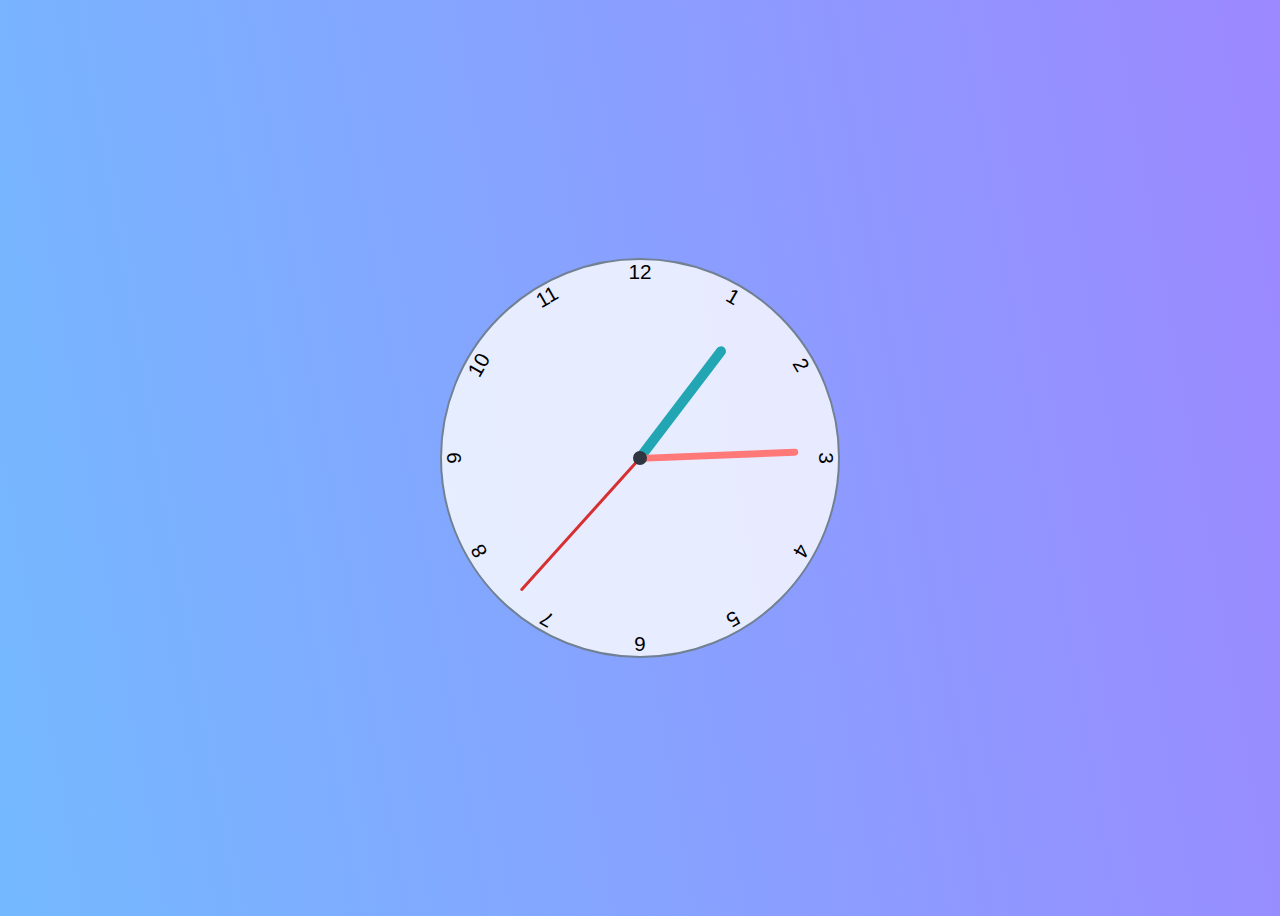
<file: clock/index.html>
<!DOCTYPE html>
<html lang="en">
<head>
    <meta charset="UTF-8">
    <meta name="viewport" content="width=device-width, initial-scale=1.0">
    <title>Clock</title>
    <link rel="stylesheet" href="style.css">
</head>
<body>
    <div class="clock">
        <div class="hand hour" data-hour-hand></div>
        <div class="hand minute"  data-minute-hand></div>
        <div class="hand second" data-second-hand></div>
        <div class="number number1">1</div>
        <div class="number number2">2</div>
        <div class="number number3">3</div>
        <div class="number number4">4</div>
        <div class="number number5">5</div>
        <div class="number number6">6</div>
        <div class="number number7">7</div>
        <div class="number number8">8</div>
        <div class="number number9">9</div>
        <div class="number number10">10</div>
        <div class="number number11">11</div>
        <div class="number number12">12</div>
    </div>
    
    <script src="script.js"></script>
</body>
</html>
</file>
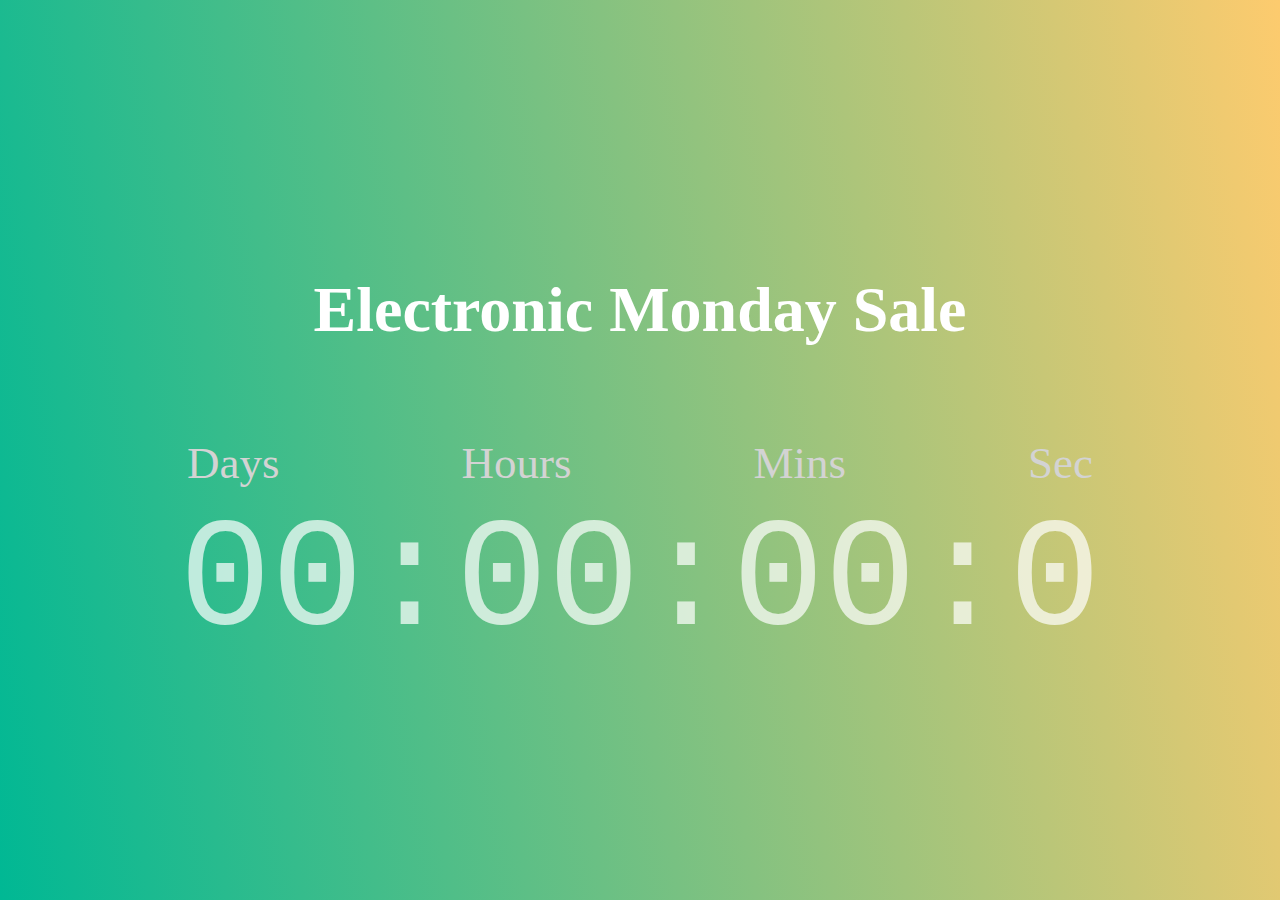
<file: Countdown Timer/index.htm>
<!DOCTYPE html>
<html lang="en">
<head>
    <meta charset="UTF-8">
    <meta name="viewport" content="width=device-width, initial-scale=1.0">
    <title>Countdown Timer</title>
    <link rel="stylesheet" href="style.css">
</head>
<body>
    <div id="home">
        <h1 id="heading-sale">Electronic Monday Sale</h1>
        <div id="time">
            <div class="frame">Days</div>
            <div class="frame">Hours</div>
            <div class="frame">Mins</div>
            <div class="frame">Sec</div>
        </div>
        <div id="clock">
            <div class="number"><div>0</div></div>
            <div class="number"><div>0</div></div>
            <div class="number"><div>:</div></div>
            <div class="number"><div>0</div></div>
            <div class="number"><div>0</div></div>
            <div class="number"><div>:</div></div>
            <div class="number"><div>0</div></div>
            <div class="number"><div>0</div></div>
            <div class="number"><div>:</div></div>
            <div class="number"><div>0</div></div>
            <div class="number"><div>0</div></div>
            
            

        </div>
    </div>
    <script src="https://ajax.googleapis.com/ajax/libs/jquery/3.4.1/jquery.min.js"></script>
    <script src="countdown.js"></script>
    <script src="script.js"></script>

</body>
</html>
</file>
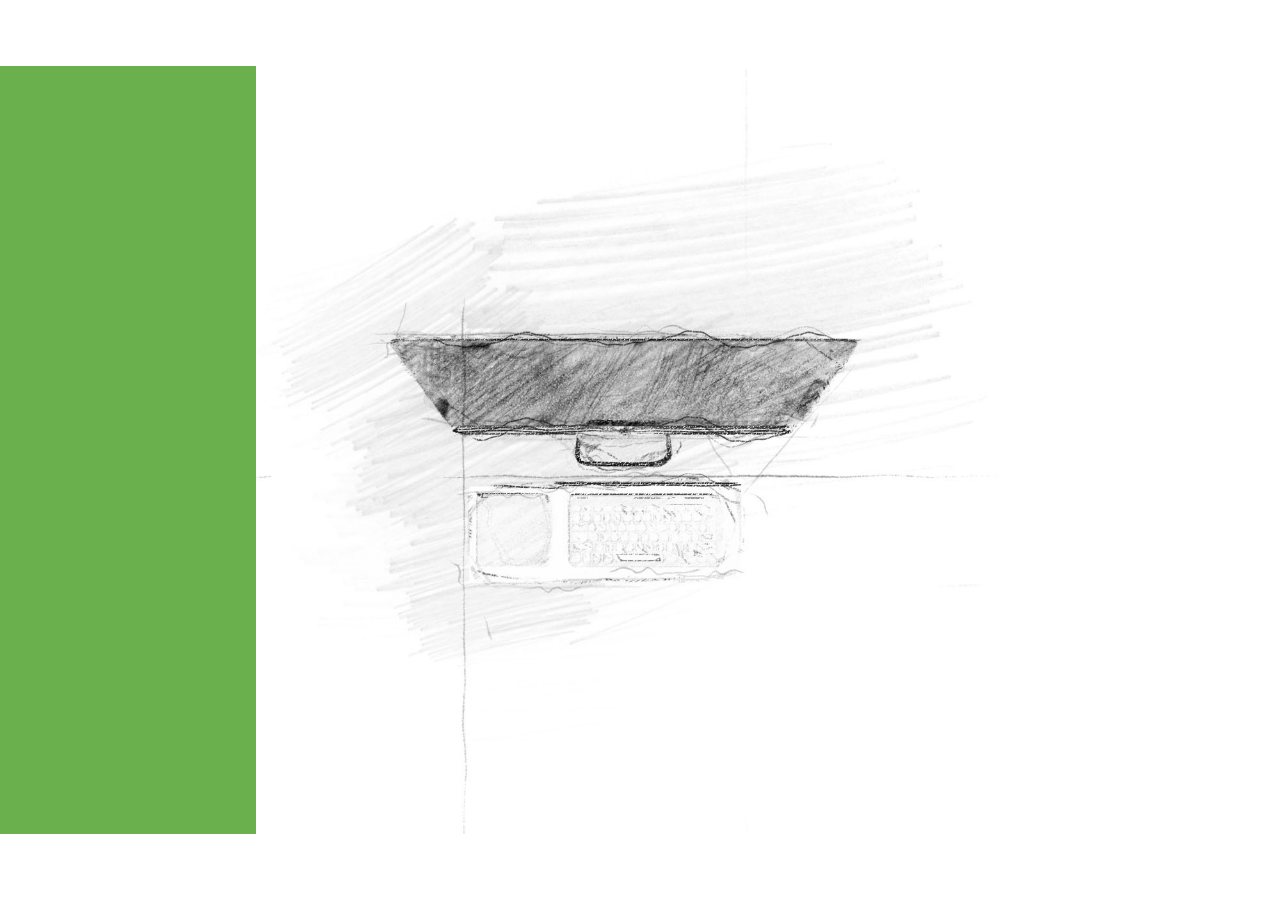
<file: Image Comparision Slider/index.html>
<!DOCTYPE html>
<html lang="en">
<head>
    <meta charset="UTF-8">
    <meta name="viewport" content="width=device-width, initial-scale=1.0">
    <title>Image Comparision Slider</title>
    <link rel="stylesheet" href="style.css">
</head>
<body>
    <div class="slider">
        <div class="original-image"></div>
        <input type="range" value="20" max="100">
    </div>
    <script src="script.js"></script>
</body>
</html>
</file>
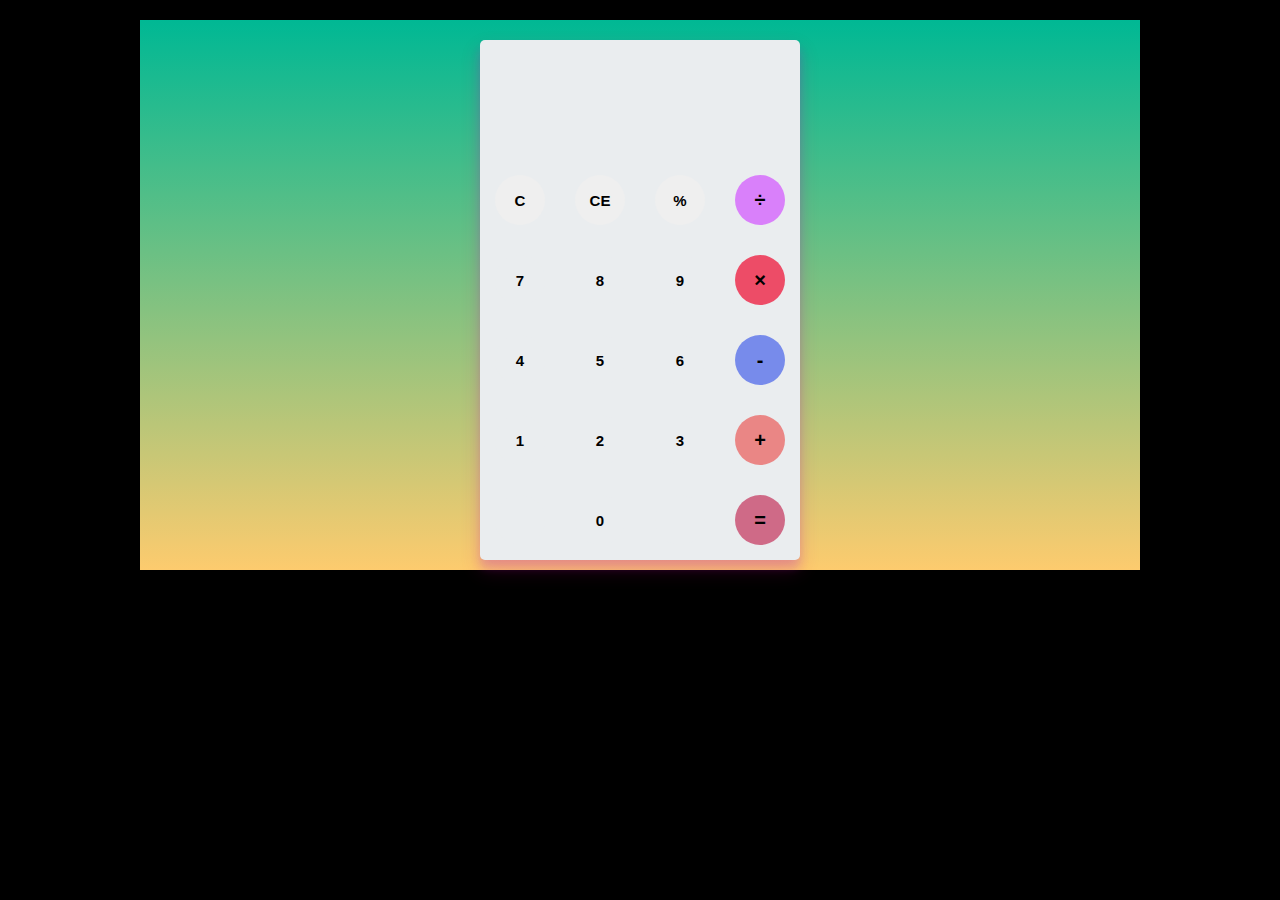
<file: Simple Calculator/Index.html>
<!DOCTYPE html>
<html lang="en">
<head>
    <meta charset="UTF-8">
    <meta name="viewport" content="width=device-width, initial-scale=1.0">
    <title>Simple Calculator</title>
    <link rel="stylesheet" href="style.css">
    <link href="https://fonts.googleapis.com/css?family=Open+Sans:600,700" rel="stylesheet">

</head>
<body>
    <div id="container">
        <div id="calculator">
            <div id="result">
                <div id="history">
                    <p id="history-value"></p>
                </div>
                <div id="output">
                    <p id="output-value"></p>
                </div>
            </div>
            <div id="keyboard">
                <button class="operator" id="clear">C</button>
                <button class="operator" id="backspace">CE</button>
                <button class="operator" id="%">%</button>
                <button class="operator" id="/">&#247</button>
                <button class="number" id="7">7</button>
                <button class="number" id="8">8</button>
                <button class="number" id="9">9</button>
                <button class="operator" id="*">&times</button>
                <button class="number" id="4">4</button>
                <button class="number" id="5">5</button>
                <button class="number" id="6">6</button>
                <button class="operator" id="-">-</button>
                <button class="number" id="1">1</button>
                <button class="number" id="2">2</button>
                <button class="number" id="3">3</button>
                <button class="operator" id="+">+</button>
                <button class="empty" id="empty"></button>
                <button class="number" id="0">0</button>
                <button class="empty" id="empty"></button>
                <button class="operator" id="=">=</button>

            </div>
        </div>
    </div>
    <script src="script.js"></script>
</body>
</html>
</file>
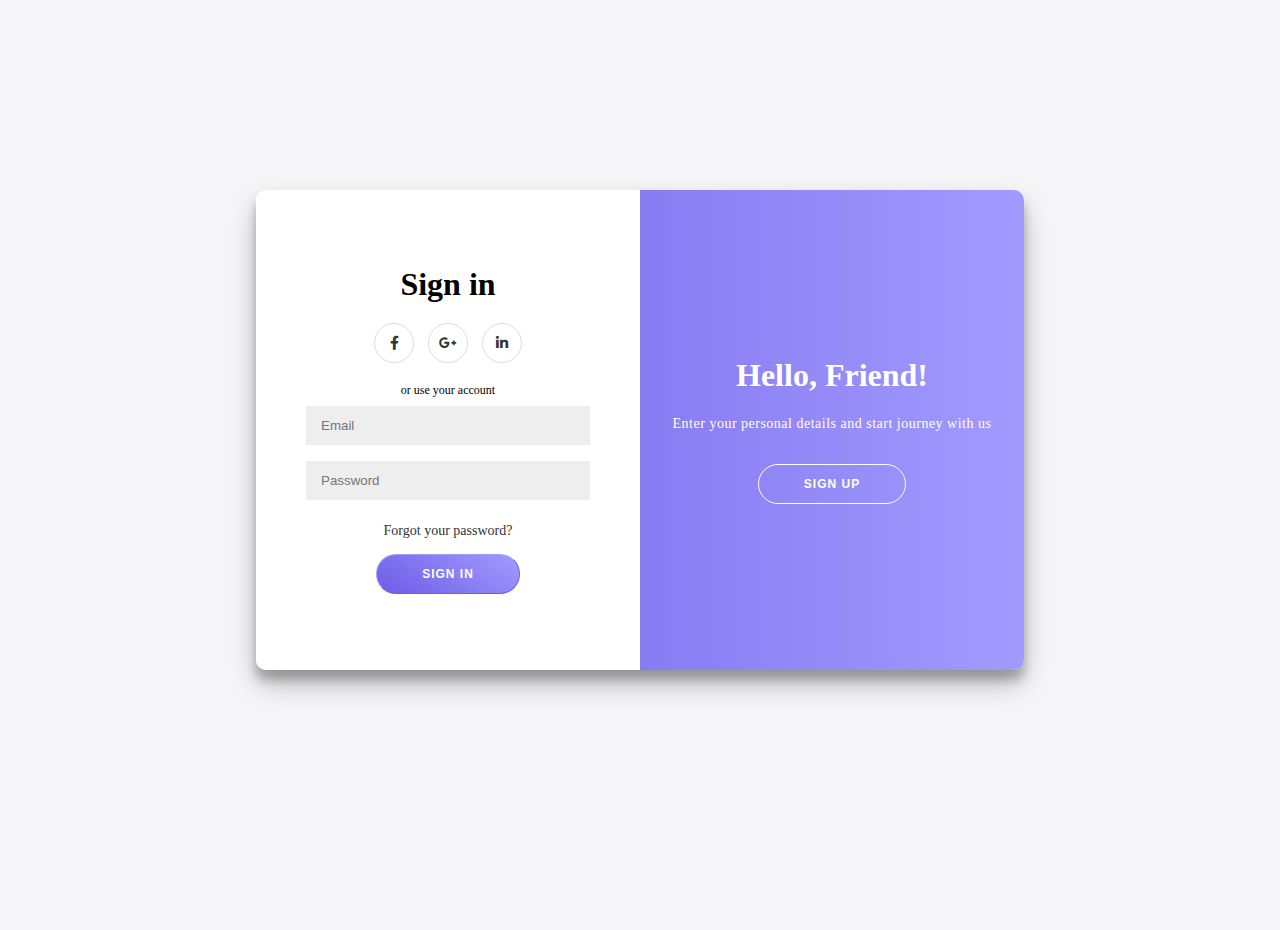
<file: Sliding SignIn SignUp/index.html>
<!DOCTYPE html>
<html lang="en">
<head>
    <meta charset="UTF-8">
    <meta name="viewport" content="width=device-width, initial-scale=1.0">
    <title>Sliding SignIn/Up Form</title>
    <link rel="stylesheet" href="style.css">
<link rel="stylesheet" href="https://cdnjs.cloudflare.com/ajax/libs/font-awesome/5.13.0/css/all.min.css">
</head>
<body>
    
<div class="container" id="container">
	<div class="form-container sign-up-container">
		<form action="#">
			<h1>Create Account</h1>
			<div class="social-container">
				<a href="#" class="social"><i class="fab fa-facebook-f"></i></a>
				<a href="#" class="social"><i class="fab fa-google-plus-g"></i></a>
				<a href="#" class="social"><i class="fab fa-linkedin-in"></i></a>
			</div>
			<span>or use your email for registration</span>
			<input type="text" placeholder="Name" />
			<input type="email" placeholder="Email" />
			<input type="password" placeholder="Password" />
			<button>Sign Up</button>
		</form>
	</div>
	<div class="form-container sign-in-container">
		<form action="#">
			<h1>Sign in</h1>
			<div class="social-container">
				<a href="#" class="social"><i class="fab fa-facebook-f"></i></a>
				<a href="#" class="social"><i class="fab fa-google-plus-g"></i></a>
				<a href="#" class="social"><i class="fab fa-linkedin-in"></i></a>
			</div>
			<span>or use your account</span>
			<input type="email" placeholder="Email" />
			<input type="password" placeholder="Password" />
			<a href="#">Forgot your password?</a>
			<button>Sign In</button>
		</form>
	</div>
	<div class="overlay-container">
		<div class="overlay">
			<div class="overlay-panel overlay-left">
				<h1>Welcome Back!</h1>
				<p>To keep connected with us please login with your personal info</p>
				<button class="ghost" id="signIn">Sign In</button>
			</div>
			<div class="overlay-panel overlay-right">
				<h1>Hello, Friend!</h1>
				<p>Enter your personal details and start journey with us</p>
				<button class="ghost" id="signUp">Sign Up</button>
			</div>
		</div>
	</div>
</div>
    <script src="script.js"></script>
</body>
</html>
</file>
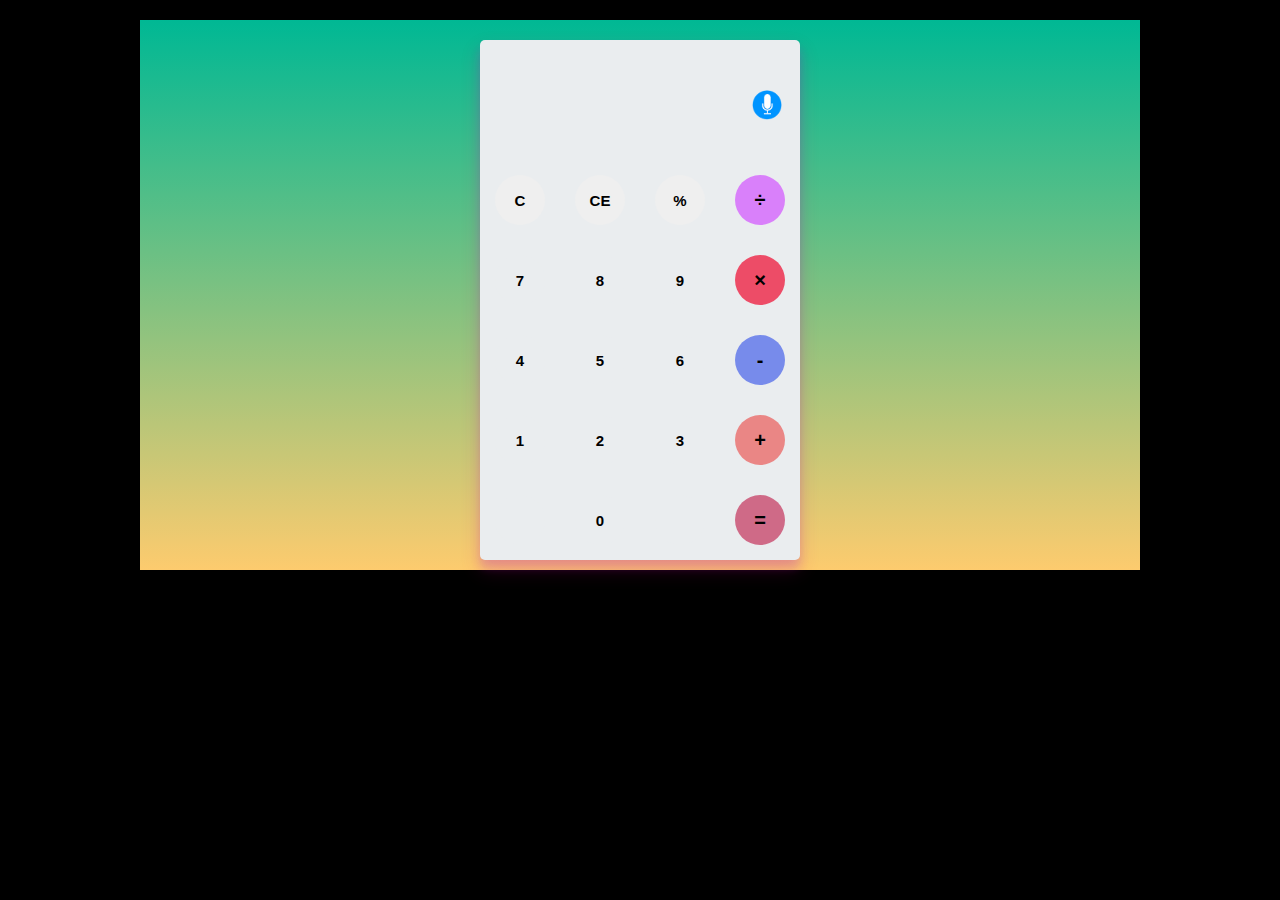
<file: Speech Calculator/Index.html>
<!DOCTYPE html>
<html lang="en">
<head>
    <meta charset="UTF-8">
    <meta name="viewport" content="width=device-width, initial-scale=1.0">
    <title>Simple Calculator</title>
    <link rel="stylesheet" href="style.css">
    <link href="https://fonts.googleapis.com/css?family=Open+Sans:600,700" rel="stylesheet">

</head>
<body>
    <div id="container">
        <div id="calculator">
            <div id="result">
                <div class="output-text">
                    <div id="history">
                        <p id="history-value"></p>
                    </div>
                    <div id="output">
                        <p id="output-value"></p>
                    </div>
                </div>
                <div id="output-microphone">
                    <img src="mic.png" id= "microphone" alt="mic" width="30px" height="30px">
                    <span class="tooltip">Lorem ipsum dolor sit, amet consectetur adipisicing elit. Dignissimos temporibus doloribus, odit quibusdam quod temporibus aspernatur blanditiis accusamus suscipit culpa, ipsam alias praesentium expedita!</span>
                </div>
                
                
            </div>
            <div id="keyboard">
                <button class="operator" id="clear">C</button>
                <button class="operator" id="backspace">CE</button>
                <button class="operator" id="%">%</button>
                <button class="operator" id="/">&#247</button>
                <button class="number" id="7">7</button>
                <button class="number" id="8">8</button>
                <button class="number" id="9">9</button>
                <button class="operator" id="*">&times</button>
                <button class="number" id="4">4</button>
                <button class="number" id="5">5</button>
                <button class="number" id="6">6</button>
                <button class="operator" id="-">-</button>
                <button class="number" id="1">1</button>
                <button class="number" id="2">2</button>
                <button class="number" id="3">3</button>
                <button class="operator" id="+">+</button>
                <button class="empty" id="empty"></button>
                <button class="number" id="0">0</button>
                <button class="empty" id="empty"></button>
                <button class="operator" id="=">=</button>

            </div>
        </div>
    </div>
    <script src="script.js"></script>
</body>
</html>
</file>
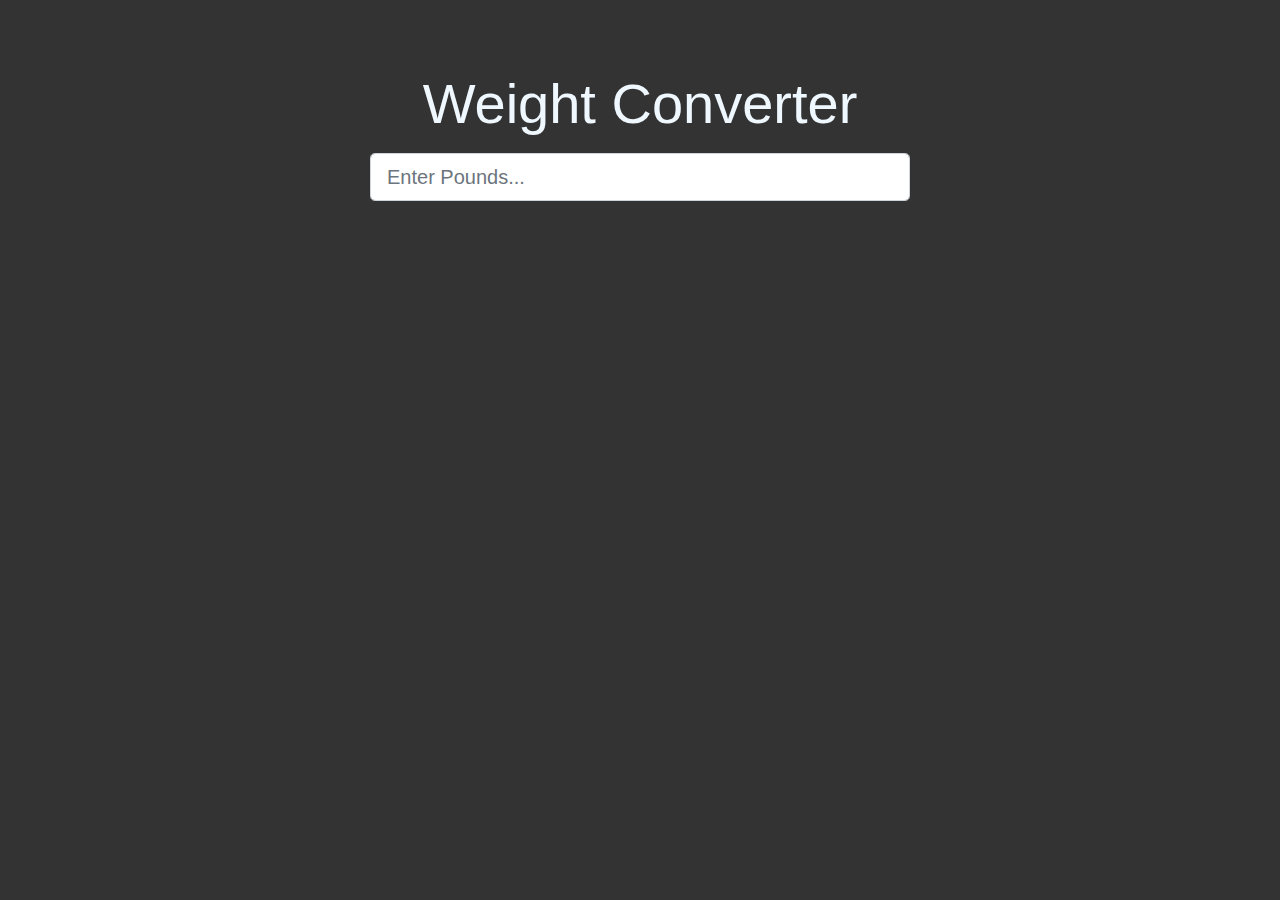
<file: WeightConverter/index.html>
<!DOCTYPE html>
<html lang="en">
  <head>
    <meta charset="UTF-8" />
    <meta name="viewport" content="width=device-width, initial-scale=1.0" />
    <title>Weight Converter</title>
    <link
      rel="stylesheet"
      href="https://maxcdn.bootstrapcdn.com/bootstrap/4.0.0/css/bootstrap.min.css"
      integrity="sha384-Gn5384xqQ1aoWXA+058RXPxPg6fy4IWvTNh0E263XmFcJlSAwiGgFAW/dAiS6JXm"
      crossorigin="anonymous"
    />
   <link rel="stylesheet" href="style.css">
  </head>
  <body>
    <div class="container">
      <div class="row">
        <div class="col-md-6 offset-md-3">
          <h1 class="display-4 text-center mb-3">Weight Converter</h1>
          <form>
            <div class="form-group">
              <input
                id="lbsInput"
                type="number"
                placeholder="Enter Pounds..."
                class="form-control form-control-lg"
              />
            </div>
          </form>
          <div id="output">
            <div class="card text-white bg-primary mb-3">
              <div class="card-body">
                <h4>Grams:</h4>
                <div id="gramsOutput"></div>
              </div>
            </div>

            <div class="card text-white bg-warning mb-3">
                <div class="card-body">
                  <h4>Kilograms:</h4>
                  <div id="kgOutput"></div>
                </div>
              </div>

              <div class="card text-white bg-danger mb-3">
                <div class="card-body">
                  <h4>Ounces:</h4>
                  <div id="ozOutput"></div>
                </div>
              </div>
          </div>
        </div>
      </div>
    </div>
    <script src="script.js"></script>
  </body>
</html>
</file>
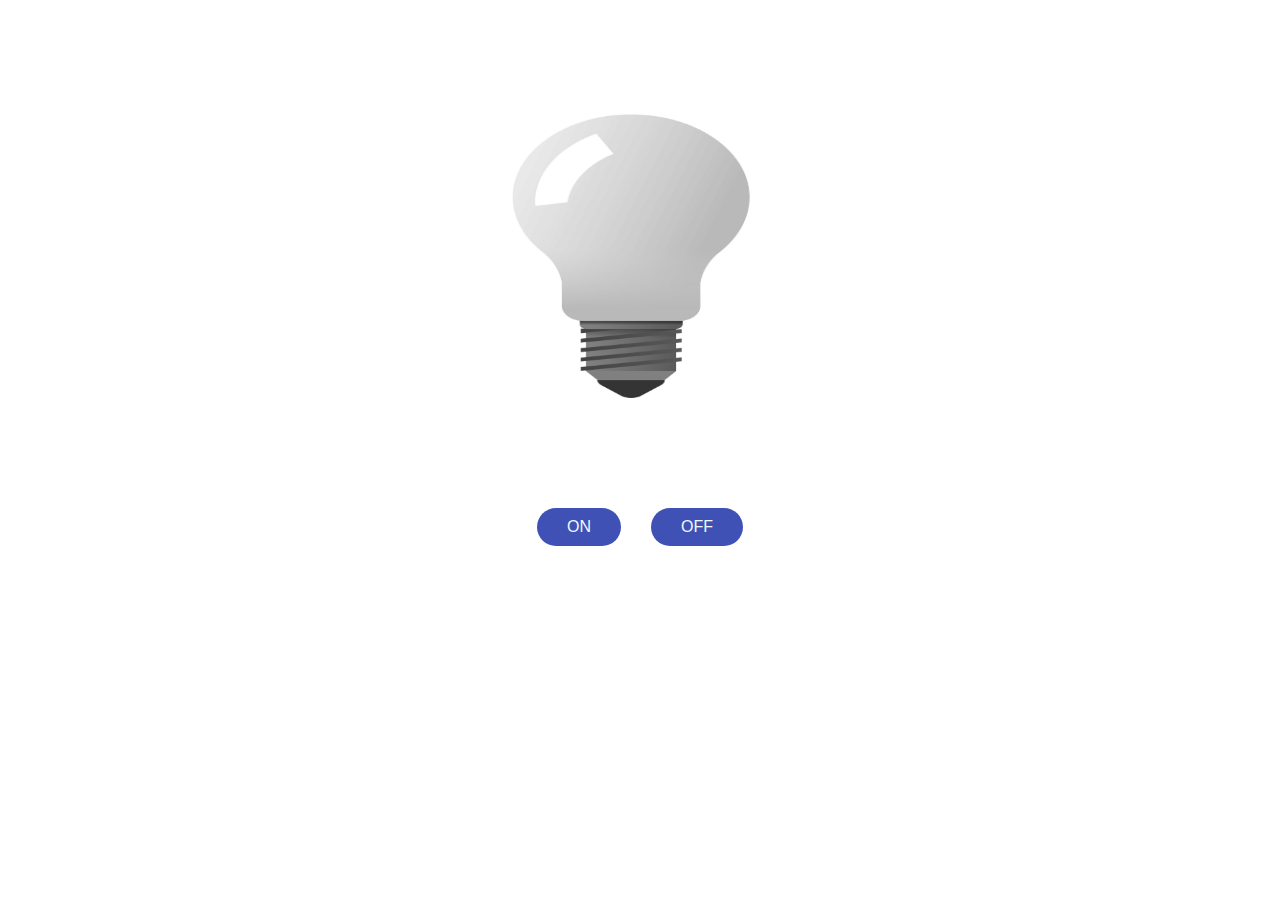
<file: Bulb On Off/BulbOnOff.html>
<!DOCTYPE html>
<html lang="en">
<head>
    <meta charset="UTF-8">
    <meta name="viewport" content="width=device-width, initial-scale=1.0">
    <title>Bulb On Off</title>
    <style>
        .container{
            display: flex;
            justify-content: center;
            flex-wrap: wrap;
            align-items: center;
            height: 500px;
        }
        .btn1, .btn2{
            padding: 10px 30px;
            outline: none;
            border: none;
            border-radius: 20px;
            font-size: 16px;
            color: aliceblue;
            background-color: #3F51B5;
            margin: 0 15px;
        }
        .btn-container{
            display: flex;
            justify-content: center;
            flex-wrap: wrap;
        }
        .btn1:active, .btn2:active{
            font-size: 14px;
            background-color: #2c3e50;
        }
    </style>
</head>
<body>
    <div class="container">
        <img id = "bulb" src="bulb off.jpg" alt="Bulb On" width="300px" height="300px">
    </div>
    <div class="btn-container">
    <button class = "btn1" onclick="light(1)">ON</button>
        <button class = "btn2" onclick="light(0)">OFF</button>
    </div>
<script>
    function light(value){
        var pic;
        if(value == 0){
            pic = "bulb off.jpg";
        }else{
            pic = "bulb on.jpg";
        }
        document.getElementById('bulb').src  = pic;
    }
</script>    
</body>
</html>
</file>
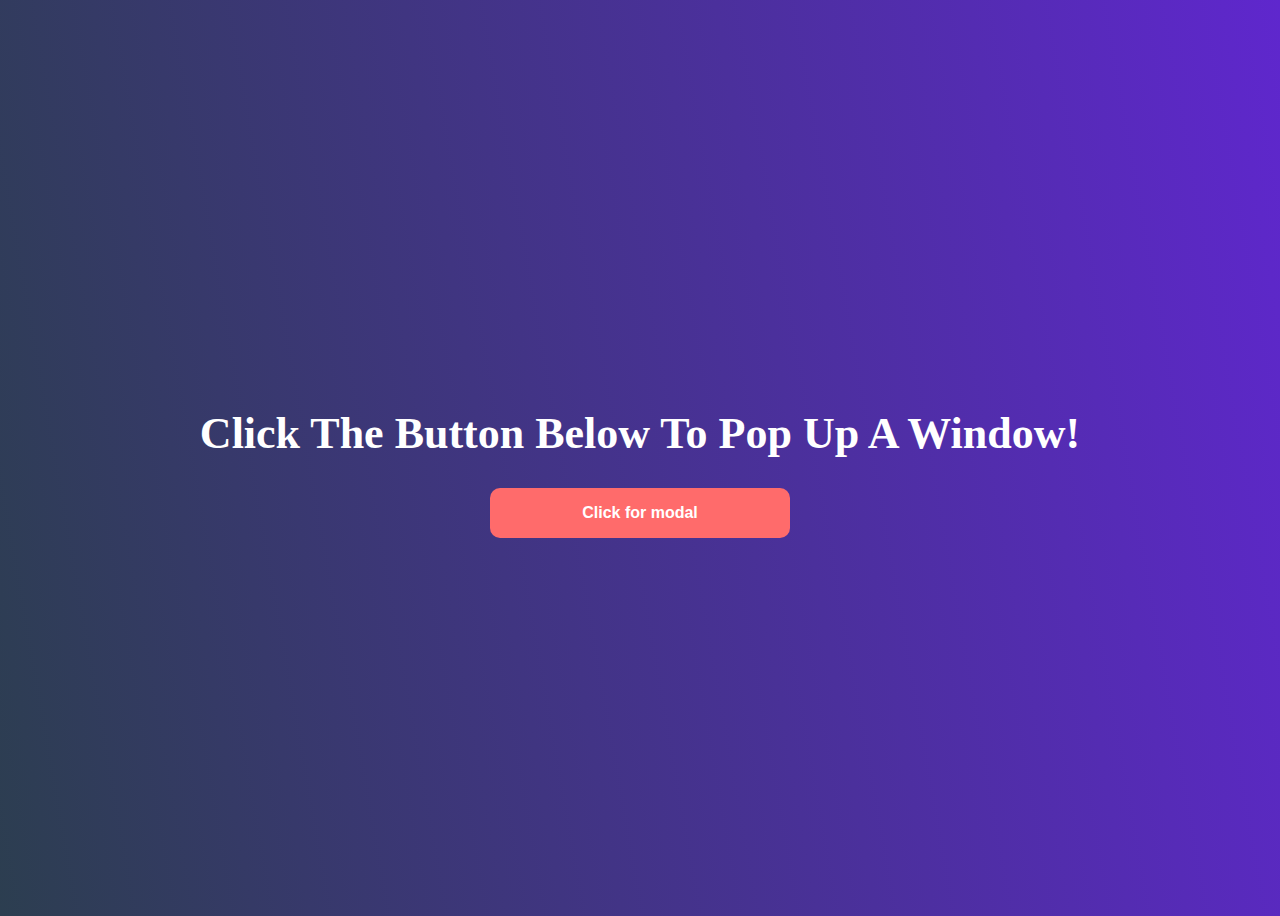
<file: PopUp Window/PopUpWindow.html>
<!DOCTYPE html>
<html lang="en">
<head>
    <meta charset="UTF-8">
    <meta name="viewport" content="width=device-width, initial-scale=1.0">
    <title>PopUp Window</title>
    <link rel="stylesheet" href="pop2.css">
    
</head>
<body>
    <section>
        <div class="center">
            <h1>click the button below to pop up a window!</h1>
            <button type="button" class="btn">Click for modal</button>
        </div>
    </section>
    <div class="modal-parent">
        <div class="modal">
            <p>Lorem ipsum dolor sit amet consectetur adipisicing elit. Error asperiores molestiae eveniet accusantium, vero quasi esse eaque quibusdam, quisquam harum architecto quod alias aliquam atque quos vitae quia pariatur nulla?</p>
            <span class="X" draggable="true">&times;</span>
        </div>
    </div>
    <script src="pop.js"></script>
</body>
</html>
</file>
<file: clock/style.css>
*, *::after, *::before{
    box-sizing: border-box;
    font-family: 'Franklin Gothic Medium', 'Arial Narrow', Arial, sans-serif;
}

body{
    background: linear-gradient(80deg, #74b9ff,#9c88ff);
    display: flex;
    justify-content: center;
    align-items: center;
    flex-wrap: wrap;
    height: 100vh;
}
.clock{
    width: 400px;
    height: 400px;
    background: rgba(255,255,255,0.8);
    border-radius: 50%;
    border: 2px solid #718093;
    position: relative;

}
.clock .number{
    --rotation: 0;
    position: absolute;
    width: 100%;
    height: 100%;
    text-align: center;
    transform: rotate(var(--rotation));
    font-size: 1.3rem;
}

.clock .number1{
    --rotation: 30deg;
}
.clock .number2{
    --rotation: 60deg;
}
.clock .number3{
    --rotation: 90deg;
}
.clock .number4{
    --rotation: 120deg;
}
.clock .number5{
    --rotation: 150deg;
}
.clock .number6{
    --rotation: 180deg;
}
.clock .number7{
    --rotation: 210deg;
}
.clock .number8{
    --rotation: 240deg;
}
.clock .number9{
    --rotation: 270deg;
}
.clock .number10{
    --rotation: 300deg;
}
.clock .number11{
    --rotation: 330deg;
}

.clock .hand{
    --rotation: 0;
    position: absolute;
    bottom: 50%;
    left: 50%;
    width: 10px;
    height: 50%;
    border-top-left-radius: 10px;
    border-top-right-radius: 10px;
    background-color: lightslategray;
    transform-origin: bottom;
    transform: translateX(-50%) rotate(calc(var(--rotation)* 1deg));
}

.clock::after{
    content: '';
    position: absolute;
    background-color: #2f3640;
    z-index: 11;
    width: 14px;
    height: 14px;
    top: 50%;
    left: 50%;
    transform: translate(-50%, -50%);
    border-radius: 50%;
}

.clock .hand.second{
    width: 3px;
    height: 45%;
    background-color: #d63031;
}
.clock .hand.minute{
    width: 7px;
    height: 40%;
    background-color: #ff7979;
}
.clock .hand.hour{
    width: 10px;
    height: 35%;
    /* background-color: #e84393; */
    background-color: #22a6b3;
}
</file>
<file: Countdown Timer/style.css>
body {
  margin: 0;
  padding: 0;
}
#home {
  width: 100%;
  height: 100vh;
  background: linear-gradient(80deg, #00b894, #fdcb6e);
  display: flex;
  color: #fff;
  flex-direction: column;
  justify-content: center;
  align-items: center;
}
#heading-sale {
  font-size: 5vw;
  margin-bottom: 10vh;
}
#time {
  display: flex;
  color: lightgrey;
  font-size: 5vh;
  width: 85vw;
  justify-content: space-around;
}
#clock {
  display: flex;
  color: rgba(255, 255, 255, 0.7);
  font-size: 12vw;
  font-family: "Courier New", Courier, monospace;
  height: 20vh;
  line-height: 21vh;
  overflow: hidden;
  position: relative;
  
}
.move{
    animation: move ease-in-out 1s infinite;
}
@keyframes move{
    from{
        transform: translateY(0);
    }to{
        transform: translateY(-25vh);
    }
}
</file>
<file: Image Comparision Slider/style.css>
body{
    margin: 0;
    padding: 0;
}

.slider{
    width: 100%;
    height: 100vh;
    display: flex;
    background: url(2.jpg) no-repeat;
    background-position: 0 center;
    background-size: 100vw;
    position: relative;
}
.silder input{
    -webkit-appearance: none;
    width: 100%;
    background: none;
    z-index: 10;
}
.silder input::-webkit-silder-thumb{
    -webkit-appearance: none;
    width: 10px;
    height: 100vh;
    background-color: #111;
    cursor: pointer;
}

.original-image{
    position: absolute;
    left: 0;
    width: 20%;
    height: 100vh;
    background: url(1.jpg) no-repeat;
    background-position: 0 center;
    background-size: 100vw;
}
</file>
<file: Simple Calculator/style.css>
body{
    font-family: 'open-sans', sans-serif;
    background-color: black;
}
#container{
    width: 1000px;
    height: 550px;
    margin: 20px auto;
    background-image: linear-gradient(#00b894,#fdcb6e);

}
#calculator{
    width: 320px;
    height: 520px;
    background-color: #eaedef;
    margin: 0 auto;
    position: relative;
    top: 20px;
    border-radius: 5px;
    box-shadow: 0px 8px 10px 0px rgba(174, 20, 222, 0.2), 0 10px 20px 0 rgba(212, 19, 119, 0.19) ;
}
#result{
    height: 120px;
}
#keyboard{
    height: 400px;
}
#history{
    text-align: right;
    height: 20px;
    margin: 0 20px;
    padding-top: 20px;
    font-size: 15px;
    color: #919191;
}
#output{
    text-align: right;
    height: 60px;
    margin: 10px 20px;
    font-size: 30px;
}
.operator, .number, .empty{
    width: 50px;
    height: 50px;
    margin: 15px;
    float: left;
    border-radius: 50%;
    border-width: 0;
    font-weight: bold;
    font-size: 15px;
}
.operator{
    background-color: ;
}
.number, .empty{
    background-color: #eaedef;
}
.number, .operator{
    cursor: pointer;
}
.operator:active, .number:active{
    font-size: 13px;
}
.operator:focus, .number:focus, .empty:focus{
    outline: 0;
}
button:nth-child(4){
    font-size: 20px;
    background-color: #D980FA;
}
button:nth-child(8){
    font-size: 20px;
    background-color: #ED4C67;
}
button:nth-child(12){
    font-size: 20px;
    background-color: #778beb;
}
button:nth-child(16){
    font-size: 20px;
    background-color: #ea8685;
}
button:nth-child(20){
    font-size: 20px;
    background-color: #cf6a87;
}
</file>
<file: Sliding SignIn SignUp/style.css>
*{
    box-sizing: border-box;
}
body{
    background: #f6f5f7;
    display: flex;
    flex-direction: column;
    justify-content: center;
    align-items: center;
    height: 100vh;
    margin: -20px 0 50px;
}
h1{
    font-weight: bold;
    margin: 0;
}
p{
    font-size: 14px;
    font-weight: 100;
    line-height: 20px;
    letter-spacing: 0.5px;
    margin: 20px 0 30px;
}
span{
    font-size: 12px;
}
a{
    color: #333;
    font-size: 14px;
    text-decoration: none;
    margin: 15px 0;
}
.container{
    background: #fff;
    border-radius: 10px;
    box-shadow: 0 14px 28px rgba(0, 0, 0, 0.25), 0 10px 10px rgba(0, 0, 0, 0.22);
    position: relative;
    width: 768px;
    overflow: hidden;
    max-width: 100%;
    min-height: 480px; 
}
.form-container form{
    background: #fff;
    display: flex;
    flex-direction: column;
    padding: 0 50px;
    height: 100%;
    justify-content: center;
    align-items: center;
    text-align: center;
}
.social-container{
    margin: 20px 0;
}
.social-container a{
    border: 1px solid #ddd;
    border-radius: 50%;
    display: inline-flex;
    justify-content: center;
    align-items: center;
    margin: 0 5px;
    height: 40px;
    width: 40px;
}

.form-container input{
    background: #eee;
    border: none;
    padding: 12px 15px;
    margin: 8px 0;
    width: 100%;
}
button{
    border-radius: 20px;
    border:1px solid;
    border-top-color: #a29bfe;
    border-right-color: #6c5ce7;
    border-left-color: #a29bfe;
    border-bottom-color: #6c5ce7;
    background: linear-gradient(35deg,#6c5ce7,#a29bfe);
    color: #fff;
    font-size: 12px;
    font-weight: bold;
    padding: 12px 45px;
    letter-spacing: 1px;
    text-transform: uppercase;
    transition: transform 80ms ease-in;
    outline: none;
}

button:active{
    transform: scale(0.95);
}
button.ghost{
    background: transparent;
    border-color: #fff;
}
.form-container{
    position: absolute;
    top: 0;
    height: 100%;
    transition: all 0.9s ease-in-out;
}
.sign-in-container{
    left: 0;
    width: 50%;
    z-index: 2;
}
.sign-up-container{
    left: 0;
    width: 50%;
    opacity: 0;
    z-index: 1;
}
.overlay-container{
    position: absolute;
    top: 0;
    left: 50%;
    width: 50%;
    height: 100%;
    overflow: hidden;
    transition: transform 0.9s ease-in-out;
    z-index: 100;
}
.overlay{
    background: #a29bfe;
    background: linear-gradient(to right, #6c5ce7,#a29bfe) no-repeat 0 0/ cover;

    /* background: linear-gradient(to right, #ff4b2b, #ff416c) no-repeat 0 0/ cover; */
    color: #fff;
    position: relative;
    left: -100%;
    height: 100%;
    width: 200%;
    transform: translateX(0);
    transition: transform 0.9s ease-in-out;

}

.overlay-panel{
    position: absolute;
    top: 0;
    display: flex;
    flex-direction: column;
    justify-content: center;
    align-items:center;
    width: 50%;
    height: 100%;
    text-align: center;
    transform: translateX(0);
    transition: transform 0.9s ease-in-out;

    /* padding: 0 40px; */
}
.overlay-right{
    right: 0;
    transform: translateX(0);
}
.overlay-left{
    transform: translateX(-20%);
}

/* Animation */
/* Move signin to right */
.container.right-panel-active .sign-in-container{
    transform: translateX(100%);
}
/* Move overlay to left */
.container.container.right-panel-active .overlay-container{
    transform: translateX(-100%);
}
/* Bring signup over signin */
.container.right-panel-active .sign-up-container{
    transform: translateX(100%);
    opacity: 1;
    z-index: 5;
}

/* Move overlay back to right */
.container.right-panel-active .overlay{
    transform: translateX(50%);
}

.container.right-panel-active .overlay-left{
    transform: translateX(0);
}
</file>
<file: Speech Calculator/style.css>
body{
    font-family: 'open-sans', sans-serif;
    background-color: black;
}
#container{
    width: 1000px;
    height: 550px;
    margin: 20px auto;
    background-image: linear-gradient(#00b894,#fdcb6e);

}
#calculator{
    width: 320px;
    height: 520px;
    background-color: #eaedef;
    margin: 0 auto;
    position: relative;
    top: 20px;
    border-radius: 5px;
    box-shadow: 0px 8px 10px 0px rgba(174, 20, 222, 0.2), 0 10px 20px 0 rgba(212, 19, 119, 0.19) ;
}
#result{
    height: 120px;
}
.tooltip{
    visibility: hidden;
    width: 200px;
    font-size: 11px;
    position: absolute;
    left: 315px;
    top: 40px;
    background-color: #dddddd;
    color: #636363;
    padding: 10px 20px;
    border-radius: 5px;
}
.tooltip::before{
    content: '';
    position: absolute;
    border-width: 15px;
    border-style: solid;
    border-color: transparent #dddddd transparent transparent;
    left: -25px;
}
#output-microphone:hover .tooltip{
    visibility: visible;
}
#keyboard{
    height: 400px;
}
#history{
    text-align: center;
    height: 20px;
    margin: 0 20px;
    padding-top: 2px;
    font-size: 15px;
    color: #919191;
}
#output{
    text-align: center;
    height: 60px;
    margin: 10px 20px;
    font-size: 30px;
}
#output-text{
    width: 250px;
    height: 120px;
    float: left;
}

#microphone{
    height: 30px;
    width: 30px;
    position: absolute;
    top: 50px;
    left: 85%;
    border-radius: 50%;
}
.record{
    animation: microphone-animation 1.5s infinite;

}
.operator, .number, .empty{
    width: 50px;
    height: 50px;
    margin: 15px;
    float: left;
    border-radius: 50%;
    border-width: 0;
    font-weight: bold;
    font-size: 15px;
}

.number, .empty{
    background-color: #eaedef;
}
.number, .operator{
    cursor: pointer;
}
.operator:active, .number:active{
    font-size: 13px;
}
.operator:focus, .number:focus, .empty:focus{
    outline: 0;
}
button:nth-child(4){
    font-size: 20px;
    background-color: #D980FA;
}
button:nth-child(8){
    font-size: 20px;
    background-color: #ED4C67;
}
button:nth-child(12){
    font-size: 20px;
    background-color: #778beb;
}
button:nth-child(16){
    font-size: 20px;
    background-color: #ea8685;
}
button:nth-child(20){
    font-size: 20px;
    background-color: #cf6a87;
}

@keyframes microphone-animation{
    0%{
        transform: scale(0.9);
    }
    70%{
        transform: scale(1);
        box-shadow: 0 0 0 10px rgba(0, 148, 255, 0.4);
    }
    100%{
        transform: scale(0.9);
        box-shadow: 0 0 0 0 rgba(0, 148, 255, 0);
    }
}
</file>
<file: WeightConverter/style.css>
body {
    margin-top: 70px;
    background: #333;
    color: aliceblue;
  }
</file>
<file: PopUp Window/pop2.css>
body{
    background: linear-gradient(80deg ,#2c3e50,#5f27cd);
}
.center{
    display: flex;
    justify-content: center;
    align-items: center;
    flex-direction: column;
    height: 100vh;
    text-transform: capitalize;
    color: #fff;
    font-size: 22px;
    font-weight: bold;

}
.btn{
    width: 300px;
    height: 50px;
    font-size: 16px;
    border-radius: 10px;
    border: none;
    background-color: #ff6b6b;
    color: #fff;
    font-weight: bold;
    cursor: pointer;
    outline: none;
}
.modal-parent{
    position: fixed;
    top: 0;
    left: 0;
    height: 100vh;
    width: 100%;
    display: none;
}
.modal{
    background: #fff;
    width: 50%;
    padding: 30px;
    border-radius: 10px;
    position: absolute;
    top: 50%;
    left: 50%;
    transform: translate(-50%, -50%);
    font-size: 22px;
    animation: drop 1s linear;
}
.X{
    position: absolute;
    right: 20px;
    top: 5px;
    font-size: 40px;
    cursor: pointer;
   
}
@keyframes drop{
    0%{
        top: -100px;
    }50%{
        top: 50%;
    }
}
</file>
